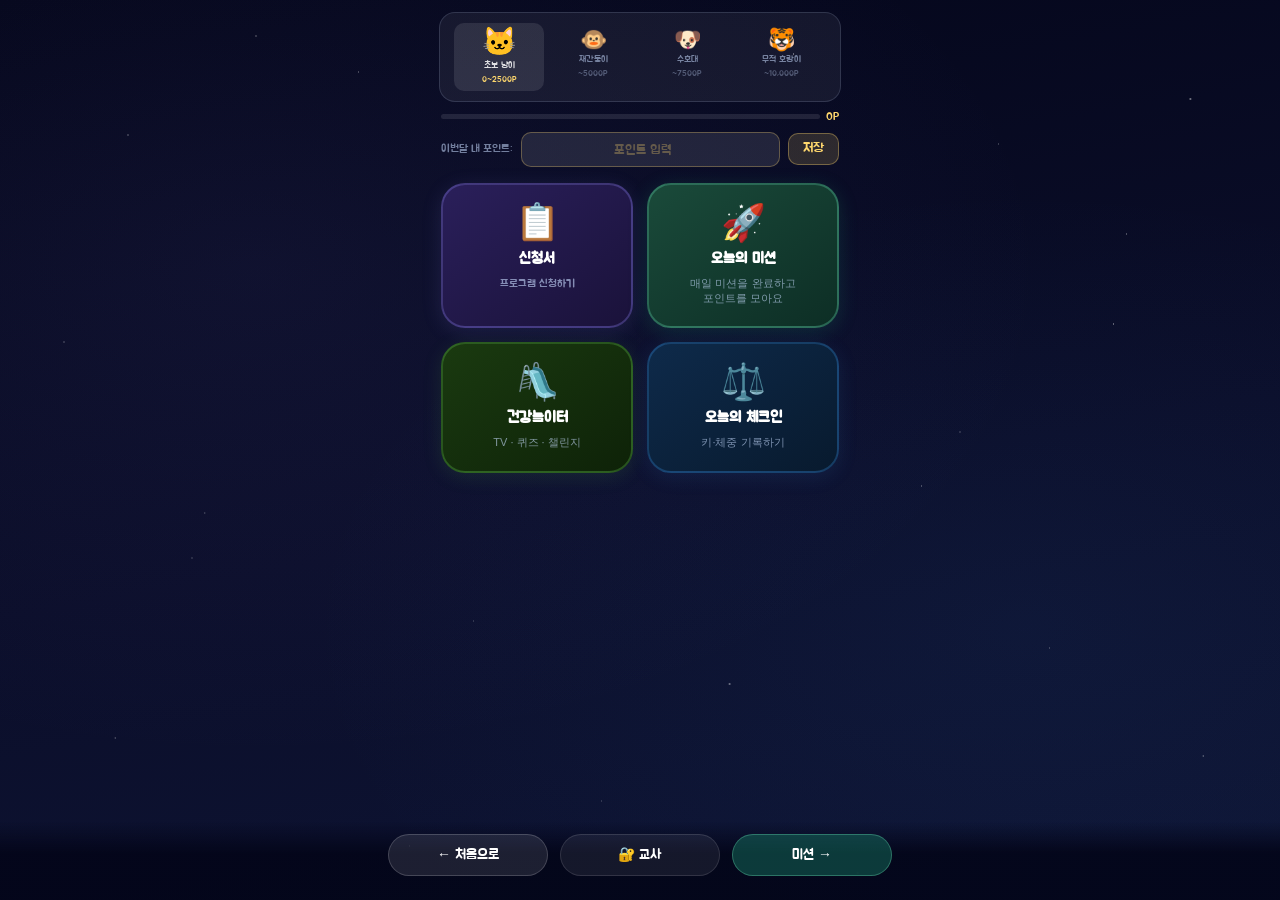
<file: page3.html>
<!DOCTYPE html>
<html lang="ko">
<head>
<meta charset="UTF-8">
<meta name="viewport" content="width=device-width,initial-scale=1,user-scalable=no">
<title>튼튼탐험대</title>
<link href="https://fonts.googleapis.com/css2?family=Jua&display=swap" rel="stylesheet">
<style>
@font-face{font-family:'KH';src:url('https://cdn.jsdelivr.net/gh/projectnoonnu/noonfonts_20-04@1.0/KyoboHand.woff') format('woff');}
:root{--jua:'Jua',sans-serif;--hand:'KH',sans-serif;--green:#1D9E75;--green2:#5DCAA5;--amber:#EF9F27;--blue:#378ADD;--coral:#D85A30;--purple:#7F77DD;}
*,*::before,*::after{margin:0;padding:0;box-sizing:border-box;-webkit-tap-highlight-color:transparent;}
html,body{font-family:var(--jua);background:#04061A;color:#fff;overflow-x:hidden;height:100%;}
.scene{width:100%;min-height:100dvh;position:relative;display:flex;flex-direction:column;align-items:center;background:radial-gradient(ellipse at 20% 30%,rgba(127,119,221,.07),transparent 55%),radial-gradient(ellipse at 80% 70%,rgba(55,138,221,.06),transparent 50%),linear-gradient(170deg,#04061A,#0B0E2A 55%,#0E1535);}
.stars{position:fixed;inset:0;z-index:0;pointer-events:none;background-image:radial-gradient(1px 1px at 10% 15%,rgba(255,255,255,.6),transparent),radial-gradient(1px 1px at 28% 8%,rgba(255,255,255,.5),transparent),radial-gradient(1.5px 1.5px at 45% 22%,rgba(255,255,255,.65),transparent),radial-gradient(1px 1px at 62% 6%,rgba(255,255,255,.75),transparent),radial-gradient(1px 1px at 78% 16%,rgba(255,255,255,.4),transparent),radial-gradient(1.5px 1.5px at 93% 11%,rgba(255,255,255,.6),transparent),radial-gradient(1px 1px at 5% 38%,rgba(255,255,255,.5),transparent),radial-gradient(1px 1px at 52% 42%,rgba(255,255,255,.3),transparent),radial-gradient(1px 1px at 87% 36%,rgba(255,255,255,.7),transparent),radial-gradient(1px 1px at 16% 57%,rgba(255,255,255,.4),transparent),radial-gradient(1px 1px at 72% 54%,rgba(255,255,255,.5),transparent),radial-gradient(1px 1px at 37% 69%,rgba(255,255,255,.3),transparent),radial-gradient(1.5px 1.5px at 57% 76%,rgba(255,255,255,.55),transparent),radial-gradient(1px 1px at 82% 72%,rgba(255,255,255,.4),transparent),radial-gradient(1px 1px at 9% 82%,rgba(255,255,255,.5),transparent),radial-gradient(1px 1px at 47% 89%,rgba(255,255,255,.3),transparent),radial-gradient(1px 1px at 94% 84%,rgba(255,255,255,.6),transparent),radial-gradient(1px 1px at 32% 94%,rgba(255,255,255,.4),transparent),radial-gradient(1.5px 1.5px at 67% 97%,rgba(255,255,255,.5),transparent),radial-gradient(1px 1px at 20% 4%,rgba(255,255,255,.6),transparent),radial-gradient(1px 1px at 42% 30%,rgba(255,255,255,.35),transparent),radial-gradient(1px 1px at 75% 48%,rgba(255,255,255,.45),transparent),radial-gradient(1px 1px at 15% 62%,rgba(255,255,255,.4),transparent),radial-gradient(1px 1px at 88% 26%,rgba(255,255,255,.55),transparent);}

/* ── 레벨 배너 ── */
.level-banner{position:relative;z-index:10;width:100%;max-width:430px;margin-top:12px;padding:0 14px;animation:fadeDown .5s ease both;}
.lv-strip{background:rgba(255,255,255,.06);border:1px solid rgba(200,220,255,.15);border-radius:16px;padding:10px 14px;display:grid;grid-template-columns:repeat(4,1fr);gap:4px;}
.lv-item{display:flex;flex-direction:column;align-items:center;gap:3px;padding:6px 4px;border-radius:10px;transition:background .2s;}
.lv-item.active{background:rgba(255,255,255,.1);}
.lv-emoji{font-size:22px;line-height:1;}
.lv-item.active .lv-emoji{font-size:28px;}
.lv-name{font-size:9px;color:rgba(200,220,255,.55);text-align:center;line-height:1.3;}
.lv-item.active .lv-name{color:rgba(255,255,255,.85);}
.lv-pts{font-size:8px;color:rgba(200,220,255,.35);text-align:center;}
.lv-item.active .lv-pts{color:#FFD86E;}
.lv-bar-wrap{display:flex;align-items:center;gap:6px;margin-top:8px;padding:0 2px;}
.lv-bar-track{flex:1;height:5px;background:rgba(255,255,255,.1);border-radius:3px;overflow:hidden;}
.lv-bar-fill{height:100%;border-radius:3px;background:linear-gradient(90deg,var(--green),var(--green2));transition:width .4s ease;}
.lv-bar-label{font-size:11px;color:#FFD86E;white-space:nowrap;}
/* ── 포인트 직접 입력 ── */
.lv-pts-input-wrap{margin-top:8px;display:flex;align-items:center;gap:8px;padding:0 2px;}
.lv-pts-input-label{font-size:11px;color:rgba(200,220,255,.55);white-space:nowrap;flex-shrink:0;}
.lv-pts-input{flex:1;background:rgba(255,255,255,.1);border:1px solid rgba(255,216,110,.3);border-radius:10px;padding:7px 10px;font-family:var(--jua);font-size:15px;color:#FFD86E;outline:none;text-align:center;min-width:0;}
.lv-pts-input:focus{border-color:rgba(255,216,110,.65);background:rgba(255,255,255,.14);}
.lv-pts-input::placeholder{color:rgba(255,216,110,.3);font-size:13px;}
.lv-pts-save-btn{padding:7px 14px;background:rgba(255,216,110,.15);border:1px solid rgba(255,216,110,.35);border-radius:10px;font-family:var(--jua);font-size:13px;color:#FFD86E;cursor:pointer;white-space:nowrap;transition:.15s;flex-shrink:0;}
.lv-pts-save-btn:active{transform:scale(.95);background:rgba(255,216,110,.25);}

/* ── 메인 레이아웃 ── */
.layout{position:relative;z-index:10;width:100%;max-width:430px;padding:0 16px 100px;flex:1;}
.planet-grid{display:grid;grid-template-columns:1fr 1fr;gap:14px;margin-top:16px;}
.planet-btn{border:none;cursor:pointer;border-radius:24px;padding:20px 14px;display:flex;flex-direction:column;align-items:center;gap:8px;transition:transform .15s,box-shadow .15s;text-decoration:none;}
.planet-btn:active{transform:scale(.95);}
.pb-mission{background:linear-gradient(145deg,#1A4A3A,#0D2E25);border:2px solid rgba(93,202,165,.35);box-shadow:0 4px 20px rgba(29,158,117,.2);}
.pb-apply  {background:linear-gradient(145deg,#2A1F5A,#1A123A);border:2px solid rgba(127,119,221,.35);box-shadow:0 4px 20px rgba(127,119,221,.15);}
.pb-play   {background:linear-gradient(145deg,#1A3A10,#0E2208);border:2px solid rgba(100,200,80,.3);box-shadow:0 4px 20px rgba(100,200,80,.12);}
.pb-bmi    {background:linear-gradient(145deg,#0E2A4A,#081A2E);border:2px solid rgba(55,138,221,.3);box-shadow:0 4px 20px rgba(55,138,221,.12);}
.pb-icon{font-size:36px;line-height:1;}
.pb-label{font-family:var(--jua);font-size:15px;color:#fff;font-weight:700;}
.pb-sub{font-size:11px;color:rgba(200,220,255,.6);text-align:center;line-height:1.4;}

/* ── 네비 ── */
.nav-row{position:fixed;bottom:0;left:0;right:0;z-index:20;display:flex;justify-content:center;gap:12px;padding:12px 20px 24px;background:linear-gradient(to top,rgba(4,6,26,.95) 60%,transparent);}
.nav-btn{flex:1;max-width:160px;display:flex;align-items:center;justify-content:center;gap:5px;background:rgba(255,255,255,.1);border:1px solid rgba(255,255,255,.18);border-radius:100px;padding:11px 0;font-family:var(--jua);font-size:14px;color:#fff;cursor:pointer;transition:transform .15s;}
.nav-btn:active{transform:scale(.95);}
.nav-btn.next{background:rgba(29,158,117,.35);border-color:rgba(93,202,165,.4);}

/* ── 관리자 모달 ── */
.admin-modal-wrap{display:none;position:fixed;inset:0;background:rgba(0,0,0,.6);z-index:1000;align-items:center;justify-content:center;}
.admin-modal-wrap.open{display:flex;}
.admin-modal-box{background:#fff;border-radius:20px;padding:26px 22px 20px;width:280px;text-align:center;}
.admin-modal-icon{font-size:32px;margin-bottom:6px;}
.admin-modal-title{font-size:16px;font-weight:700;color:#1a1a1a;margin-bottom:3px;font-family:var(--jua);}
.admin-modal-sub{font-size:12px;color:#888;margin-bottom:12px;}
.admin-modal-input{width:100%;padding:10px 12px;border:1.5px solid #e0e0e0;border-radius:10px;font-size:16px;text-align:center;color:#1a1a1a;margin-bottom:4px;outline:none;}
.admin-modal-input:focus{border-color:#1D9E75;}
.admin-modal-err{font-size:12px;color:#E24B4A;min-height:16px;margin-bottom:8px;}
.admin-modal-btns{display:flex;gap:8px;}
.admin-modal-cancel{flex:1;padding:10px;border:1.5px solid #e0e0e0;border-radius:10px;background:#f5f5f5;color:#666;font-size:14px;font-weight:600;cursor:pointer;font-family:var(--jua);}
.admin-modal-confirm{flex:1;padding:10px;border:none;border-radius:10px;background:#1D9E75;color:#fff;font-size:14px;font-weight:600;cursor:pointer;font-family:var(--jua);}

/* ── 대시보드 ── */
.dash-panel{position:fixed;inset:0;z-index:500;background:#080C1E;overflow-y:auto;display:none;flex-direction:column;}
.dash-panel.open{display:flex;}
.dash-inner{padding:16px 16px 100px;max-width:480px;margin:0 auto;width:100%;}

/* 헤더 */
.dash-header{display:flex;align-items:center;justify-content:space-between;margin-bottom:14px;}
.dash-title{font-family:var(--hand);font-size:19px;color:#fff;}
.dash-reload-btn{padding:6px 12px;background:rgba(93,202,165,.15);border:1px solid rgba(93,202,165,.3);border-radius:100px;font-size:12px;color:#5DCAA5;cursor:pointer;font-family:var(--jua);}
.dash-reload-btn:active{transform:scale(.95);}
.dash-loading{text-align:center;padding:20px;font-size:13px;color:rgba(200,220,255,.5);font-family:var(--jua);}

/* 검색 */
.dash-search{width:100%;padding:10px 14px;background:rgba(255,255,255,.07);border:1px solid rgba(255,255,255,.12);border-radius:12px;font-size:14px;color:#fff;outline:none;font-family:var(--jua);margin-bottom:12px;}
.dash-search::placeholder{color:rgba(200,220,255,.3);}

/* KPI 카드 */
.kpi-grid{display:grid;grid-template-columns:repeat(3,1fr);gap:8px;margin-bottom:14px;}
.kpi-card{background:rgba(255,255,255,.06);border:1px solid rgba(255,255,255,.08);border-radius:16px;padding:12px 8px;text-align:center;cursor:pointer;transition:.15s;}
.kpi-card:active{transform:scale(.97);}
.kpi-icon{font-size:22px;margin-bottom:4px;}
.kpi-num{font-size:24px;font-weight:700;color:#fff;line-height:1;}
.kpi-label{font-size:10px;color:rgba(200,220,255,.5);margin-top:4px;line-height:1.3;}
.kpi-card.green{border-color:rgba(93,202,165,.25);background:rgba(29,158,117,.1);}
.kpi-card.amber{border-color:rgba(239,159,39,.25);background:rgba(239,159,39,.08);}
.kpi-card.red{border-color:rgba(226,75,74,.25);background:rgba(226,75,74,.08);}

/* 레벨 분포 */
.level-dist-wrap{background:rgba(255,255,255,.05);border:1px solid rgba(255,255,255,.08);border-radius:16px;padding:14px;margin-bottom:14px;}
.level-dist-title{font-size:12px;color:rgba(200,220,255,.55);margin-bottom:10px;font-family:var(--jua);}
.level-dist-bars{display:flex;flex-direction:column;gap:7px;}
.lv-row{display:flex;align-items:center;gap:8px;cursor:pointer;}
.lv-row:active .lv-bar-fill{opacity:.7;}
.lv-row-label{font-size:11px;color:rgba(200,220,255,.7);width:60px;flex-shrink:0;display:flex;align-items:center;gap:4px;}
.lv-bar-bg{flex:1;height:10px;background:rgba(255,255,255,.08);border-radius:5px;overflow:hidden;}
.lv-bar-fill{height:100%;border-radius:5px;transition:width .5s ease;}
.lv-row-count{font-size:11px;color:#FFD86E;width:38px;text-align:right;flex-shrink:0;}

/* 퀵 필터 */
.filter-row{display:flex;gap:6px;flex-wrap:wrap;margin-bottom:10px;}
.filter-btn{padding:6px 12px;background:rgba(255,255,255,.07);border:1px solid rgba(255,255,255,.12);border-radius:100px;font-size:11px;color:rgba(200,220,255,.7);cursor:pointer;font-family:var(--jua);transition:.15s;}
.filter-btn.active{background:rgba(29,158,117,.25);border-color:rgba(93,202,165,.4);color:#fff;}
.filter-btn:active{transform:scale(.95);}

/* 학생 그리드 */
.student-grid{display:flex;flex-direction:column;gap:6px;}
.student-card-item{background:rgba(255,255,255,.05);border:1px solid rgba(255,255,255,.08);border-radius:14px;padding:10px 12px;display:flex;align-items:center;gap:10px;}
.student-status-dot{width:10px;height:10px;border-radius:50%;flex-shrink:0;}
.dot-green{background:#1D9E75;box-shadow:0 0 6px rgba(29,158,117,.6);}
.dot-yellow{background:#EF9F27;box-shadow:0 0 6px rgba(239,159,39,.5);}
.dot-red{background:#E24B4A;box-shadow:0 0 6px rgba(226,75,74,.5);}
.student-info{flex:1;}
.student-name-row{font-size:13px;color:#fff;display:flex;align-items:center;gap:6px;}
.student-num{font-size:10px;color:rgba(200,220,255,.45);}
.student-detail{font-size:10px;color:rgba(200,220,255,.5);margin-top:2px;}
.student-pts{font-size:14px;font-weight:700;color:#FFD86E;flex-shrink:0;}
.student-lv-badge{font-size:9px;padding:2px 7px;border-radius:100px;flex-shrink:0;}
.lv-badge-1{background:rgba(29,158,117,.2);color:#7EECC8;border:1px solid rgba(93,202,165,.25);}
.lv-badge-2{background:rgba(55,138,221,.2);color:#9DCFFF;border:1px solid rgba(55,138,221,.25);}
.lv-badge-3{background:rgba(239,159,39,.2);color:#FFD580;border:1px solid rgba(239,159,39,.25);}
.lv-badge-4{background:rgba(216,90,48,.2);color:#FFB08A;border:1px solid rgba(216,90,48,.25);}
.no-data{text-align:center;padding:20px;font-size:12px;color:rgba(200,220,255,.4);font-family:var(--jua);}

/* 탭 */
.dash-tabs{display:flex;gap:6px;flex-wrap:wrap;margin-bottom:14px;}
.dash-tab{padding:7px 14px;background:rgba(255,255,255,.07);border:1px solid rgba(255,255,255,.12);border-radius:100px;font-size:12px;font-family:var(--jua);color:rgba(200,220,255,.65);cursor:pointer;transition:.15s;}
.dash-tab.active{background:rgba(29,158,117,.3);border-color:rgba(93,202,165,.4);color:#fff;}
.dash-tab-panel{display:none;}
.dash-tab-panel.active{display:block;}
.dash-sec-title{font-size:12px;color:rgba(200,220,255,.5);margin:14px 0 6px;font-family:var(--jua);}

/* 지급/메모/설정 */
.dash-input{width:100%;padding:10px 12px;background:rgba(255,255,255,.08);border:1px solid rgba(255,255,255,.12);border-radius:10px;font-size:14px;color:#fff;margin-bottom:8px;outline:none;font-family:var(--jua);}
.dash-input::placeholder{color:rgba(200,220,255,.3);}
.dash-input:focus{border-color:rgba(93,202,165,.4);}
.dash-grant-row{display:flex;gap:6px;}
.dash-grant-btn{padding:10px 14px;background:linear-gradient(135deg,#1D9E75,#0F6E56);color:#fff;border:none;border-radius:10px;font-size:13px;font-family:var(--jua);cursor:pointer;white-space:nowrap;}
.grant-log{max-height:130px;overflow-y:auto;font-size:11px;color:rgba(200,220,255,.6);font-family:var(--jua);}
.grant-log-item{padding:4px 0;border-bottom:1px solid rgba(255,255,255,.05);}
.dash-memo{width:100%;min-height:110px;background:rgba(255,255,255,.06);border:1px solid rgba(255,255,255,.1);border-radius:12px;padding:10px;font-family:var(--jua);font-size:13px;color:#fff;resize:none;outline:none;}
.memo-save-btn{padding:8px 20px;background:rgba(29,158,117,.25);color:#5DCAA5;border:1px solid rgba(93,202,165,.3);border-radius:10px;font-size:13px;font-family:var(--jua);cursor:pointer;}
.memo-saved-msg{font-size:12px;color:#5DCAA5;}
.checklist-item{display:flex;align-items:center;gap:8px;padding:8px 10px;background:rgba(255,255,255,.04);border-radius:10px;cursor:pointer;font-size:13px;color:rgba(200,220,255,.8);}
.checklist-item input{accent-color:#1D9E75;width:16px;height:16px;}
.dash-danger-btn{width:100%;padding:11px;background:rgba(226,75,74,.2);color:#FF8A88;border:1px solid rgba(226,75,74,.3);border-radius:12px;font-size:13px;font-family:var(--jua);cursor:pointer;margin-top:8px;}
.dash-close-btn{width:100%;padding:12px;background:rgba(255,255,255,.07);color:rgba(200,220,255,.6);border:1px solid rgba(255,255,255,.12);border-radius:14px;font-size:14px;font-family:var(--jua);cursor:pointer;margin-top:16px;}

/* 팝업 */
.popup-wrap{display:none;position:fixed;inset:0;background:rgba(0,0,0,.7);z-index:600;align-items:center;justify-content:center;}
.popup-wrap.open{display:flex;}
.popup-box{width:90%;max-width:360px;background:#0E1535;border:1px solid rgba(200,220,255,.15);border-radius:20px;padding:20px;max-height:80vh;overflow-y:auto;}
.popup-title{font-family:var(--hand);font-size:17px;color:#fff;margin-bottom:12px;}
.popup-list{display:flex;flex-direction:column;gap:6px;}
.popup-item{font-size:13px;color:rgba(200,220,255,.8);padding:8px 10px;background:rgba(255,255,255,.05);border-radius:10px;}
.popup-close{width:100%;padding:10px;background:rgba(255,255,255,.08);border:1px solid rgba(255,255,255,.12);border-radius:12px;font-family:var(--jua);font-size:13px;color:rgba(200,220,255,.7);cursor:pointer;margin-top:12px;}

@keyframes fadeDown{from{opacity:0;transform:translateY(-10px);}to{opacity:1;transform:translateY(0);}}
@keyframes fadeUp{from{opacity:0;transform:translateY(12px);}to{opacity:1;transform:translateY(0);}}
.page-out{animation:pageOut .4s ease forwards!important;}
@keyframes pageOut{to{opacity:0;transform:translateY(-12px);}}
</style>
</head>
<body>
<div class="scene">
<div class="stars"></div>

<!-- 관리자 모달 -->
<div class="admin-modal-wrap" id="admin-modal">
  <div class="admin-modal-box">
    <div class="admin-modal-icon">🔐</div>
    <div class="admin-modal-title">교사 대시보드</div>
    <div class="admin-modal-sub">비밀번호를 입력해 주세요</div>
    <input class="admin-modal-input" id="admin-pw" type="password" placeholder="비밀번호" onkeydown="if(event.key==='Enter')checkAdmin()">
    <div class="admin-modal-err" id="admin-err"></div>
    <div class="admin-modal-btns">
      <button class="admin-modal-cancel" onclick="closeAdminLogin()">취소</button>
      <button class="admin-modal-confirm" onclick="checkAdmin()">확인</button>
    </div>
  </div>
</div>

<!-- 명단 팝업 -->
<div class="popup-wrap" id="popup-wrap">
  <div class="popup-box">
    <div class="popup-title" id="popup-title"></div>
    <div class="popup-list" id="popup-list"></div>
    <button class="popup-close" onclick="closePopup()">✕ 닫기</button>
  </div>
</div>

<!-- 대시보드 패널 -->
<div class="dash-panel" id="dash-panel">
  <div class="dash-inner">

    <!-- 헤더 -->
    <div class="dash-header">
      <div class="dash-title">🛸 교사 대시보드</div>
      <button class="dash-reload-btn" onclick="loadSheetData()">🔄 새로고침</button>
    </div>

    <!-- 탭 -->
    <div class="dash-tabs">
      <button class="dash-tab active" onclick="switchTab('tab-overview',this)">📊 현황</button>
      <button class="dash-tab" onclick="switchTab('tab-grant',this)">🎁 지급</button>
      <button class="dash-tab" onclick="switchTab('tab-memo',this)">📝 메모</button>
      <button class="dash-tab" onclick="switchTab('tab-settings',this)">⚙️ 설정</button>
    </div>

    <!-- 탭1: 현황 (시트 데이터) -->
    <div class="dash-tab-panel active" id="tab-overview">
      <div class="dash-loading" id="dash-loading">🔄 시트에서 데이터 불러오는 중...</div>
      <div id="dash-data-wrap" style="display:none;">

        <!-- 검색 -->
        <input class="dash-search" id="dash-search" placeholder="🔍 학번 또는 이름 검색..." oninput="filterStudents()">

        <!-- KPI -->
        <div class="kpi-grid">
          <div class="kpi-card green" onclick="showPopup('today')">
            <div class="kpi-icon">✅</div>
            <div class="kpi-num" id="kpi-today">0</div>
            <div class="kpi-label">오늘 참여</div>
          </div>
          <div class="kpi-card amber">
            <div class="kpi-icon">👥</div>
            <div class="kpi-num" id="kpi-total">0</div>
            <div class="kpi-label">전체 학생</div>
          </div>
          <div class="kpi-card red" onclick="showPopup('inactive')">
            <div class="kpi-icon">⚠️</div>
            <div class="kpi-num" id="kpi-inactive">0</div>
            <div class="kpi-label">7일 미참여</div>
          </div>
        </div>

        <!-- 레벨 분포 -->
        <div class="level-dist-wrap">
          <div class="level-dist-title">🏆 레벨 분포 (클릭 시 명단)</div>
          <div class="level-dist-bars">
            <div class="lv-row" onclick="showPopup('level',1)">
              <div class="lv-row-label">🐱 1단계</div>
              <div class="lv-bar-bg"><div class="lv-bar-fill" id="lv-bar-1" style="width:0%;background:#5DCAA5;"></div></div>
              <div class="lv-row-count" id="lv-cnt-1">0명</div>
            </div>
            <div class="lv-row" onclick="showPopup('level',2)">
              <div class="lv-row-label">🐵 2단계</div>
              <div class="lv-bar-bg"><div class="lv-bar-fill" id="lv-bar-2" style="width:0%;background:#378ADD;"></div></div>
              <div class="lv-row-count" id="lv-cnt-2">0명</div>
            </div>
            <div class="lv-row" onclick="showPopup('level',3)">
              <div class="lv-row-label">🐶 3단계</div>
              <div class="lv-bar-bg"><div class="lv-bar-fill" id="lv-bar-3" style="width:0%;background:#EF9F27;"></div></div>
              <div class="lv-row-count" id="lv-cnt-3">0명</div>
            </div>
            <div class="lv-row" onclick="showPopup('level',4)">
              <div class="lv-row-label">🐯 4단계</div>
              <div class="lv-bar-bg"><div class="lv-bar-fill" id="lv-bar-4" style="width:0%;background:#D85A30;"></div></div>
              <div class="lv-row-count" id="lv-cnt-4">0명</div>
            </div>
          </div>
        </div>

        <!-- 퀵 필터 -->
        <div class="filter-row">
          <button class="filter-btn active" onclick="setFilter('all',this)">전체</button>
          <button class="filter-btn" onclick="setFilter('today',this)">✅ 오늘 참여</button>
          <button class="filter-btn" onclick="setFilter('inactive',this)">⚠️ 미참여</button>
          <button class="filter-btn" onclick="setFilter('pts',this)">🏆 포인트순</button>
        </div>

        <!-- 학생 그리드 -->
        <div class="student-grid" id="student-grid"></div>
        <div class="no-data" id="no-data" style="display:none;">검색 결과가 없어요</div>
        <div style="font-size:10px;color:rgba(200,220,255,.3);text-align:right;margin-top:8px;font-family:var(--jua);" id="dash-updated"></div>
      </div>
    </div>

    <!-- 탭2: 포인트 지급 -->
    <div class="dash-tab-panel" id="tab-grant">
      <div class="dash-sec-title" style="margin-top:0;">🎁 포인트 수동 지급</div>
      <input class="dash-input" id="grant-name" placeholder="학생 이름 (기록용)">
      <div class="dash-grant-row">
        <input class="dash-input" id="grant-reason" placeholder="사유" style="flex:2;">
        <input class="dash-input" id="grant-pt" type="number" value="5" min="1" style="flex:1;text-align:center;">
        <button class="dash-grant-btn" onclick="grantPoint()">지급</button>
      </div>
      <div class="dash-sec-title">📋 지급 이력</div>
      <div class="grant-log" id="grant-log"></div>
      <button class="dash-danger-btn" style="background:rgba(136,136,136,.15);color:rgba(200,220,255,.5);border-color:rgba(136,136,136,.2);margin-top:8px;" onclick="clearGrantLog()">🗑️ 이력 초기화</button>
    </div>

    <!-- 탭3: 메모 -->
    <div class="dash-tab-panel" id="tab-memo">
      <div class="dash-sec-title" style="margin-top:0;">📝 수업 메모</div>
      <textarea class="dash-memo" id="teacher-memo" placeholder="수업 메모, 학생 관찰 내용 등을 자유롭게 적어보세요."></textarea>
      <div style="display:flex;align-items:center;gap:8px;margin-top:8px;">
        <button class="memo-save-btn" onclick="saveMemo()">저장</button>
        <span class="memo-saved-msg" id="memo-msg"></span>
      </div>
      <div class="dash-sec-title" style="margin-top:14px;">📅 수업 체크리스트</div>
      <div id="checklist-wrap" style="display:flex;flex-direction:column;gap:6px;"></div>
    </div>

    <!-- 탭4: 설정 -->
    <div class="dash-tab-panel" id="tab-settings">
      <div class="dash-sec-title" style="margin-top:0;">🔑 비밀번호 변경</div>
      <div style="display:flex;gap:8px;">
        <input class="dash-input" id="new-pw" type="password" placeholder="새 비밀번호" style="flex:1;">
        <button class="dash-grant-btn" onclick="changePw()" style="background:linear-gradient(135deg,#378ADD,#1a5fa8);">변경</button>
      </div>
      <div id="pw-msg" style="font-size:12px;color:#7ADCC8;margin-top:6px;font-family:var(--jua);min-height:18px;"></div>
      <div class="dash-sec-title" style="margin-top:14px;">🗑️ 데이터 관리</div>
      <button class="dash-danger-btn" onclick="resetAll()">⚠️ 전체 로컬 데이터 초기화</button>
      <div style="font-size:10px;color:rgba(180,195,235,.4);margin-top:6px;font-family:var(--jua);">포인트·BMI·미션 완료 기록이 모두 삭제돼요.</div>
    </div>

    <button class="dash-close-btn" onclick="closeDash()">✕ 닫기</button>
  </div>
</div>

<!-- 레벨 배너 -->
<div class="level-banner">
  <div class="lv-strip">
    <div class="lv-item" id="lv0"><div class="lv-emoji">🐱</div><div class="lv-name">초보 냥이</div><div class="lv-pts">0~2500P</div></div>
    <div class="lv-item" id="lv1"><div class="lv-emoji">🐵</div><div class="lv-name">재간둥이</div><div class="lv-pts">~5000P</div></div>
    <div class="lv-item" id="lv2"><div class="lv-emoji">🐶</div><div class="lv-name">수호대</div><div class="lv-pts">~7500P</div></div>
    <div class="lv-item" id="lv3"><div class="lv-emoji">🐯</div><div class="lv-name">무적 호랑이</div><div class="lv-pts">~10,000P</div></div>
  </div>
  <div class="lv-bar-wrap">
    <div class="lv-bar-track"><div class="lv-bar-fill" id="lv-bar" style="width:0%;"></div></div>
    <div class="lv-bar-label" id="lv-bar-label">0P</div>
  </div>
  <div class="lv-pts-input-wrap">
    <span class="lv-pts-input-label">이번달 내 포인트:</span>
    <input class="lv-pts-input" id="pts-input" type="number" min="0" placeholder="포인트 입력" inputmode="numeric">
    <button class="lv-pts-save-btn" onclick="savePtsInput()">저장</button>
  </div>
</div>

<!-- 메인 레이아웃 -->
<div class="layout">
  <div class="planet-grid">
    <!-- 신청서 (앞으로 이동) -->
    <a href="https://docs.google.com/forms/d/10Hd0DfOwFndrI78kb3JqTVuPSH6wFnBUkieXcYyQ_e4/viewform" target="_blank" class="planet-btn pb-apply">
      <div class="pb-icon">📋</div>
      <div class="pb-label">신청서</div>
      <div class="pb-sub">프로그램 신청하기</div>
    </a>
    <!-- 오늘의 미션 (뒤로 이동) -->
    <button class="planet-btn pb-mission" onclick="goMission()">
      <div class="pb-icon">🚀</div>
      <div class="pb-label">오늘의 미션</div>
      <div class="pb-sub">매일 미션을 완료하고<br>포인트를 모아요</div>
    </button>
    <!-- 건강놀이터 (포인트 모으는 법 → 건강놀이터) -->
    <button class="planet-btn pb-play" onclick="goPlay()">
      <div class="pb-icon">🛝</div>
      <div class="pb-label">건강놀이터</div>
      <div class="pb-sub">TV · 퀴즈 · 챌린지</div>
    </button>
    <!-- BMI 기록 → 오늘의 체크인 -->
    <button class="planet-btn pb-bmi" onclick="goBmi()">
      <div class="pb-icon">⚖️</div>
      <div class="pb-label">오늘의 체크인</div>
      <div class="pb-sub">키·체중 기록하기</div>
    </button>
  </div>
</div>

<!-- 네비 -->
<div class="nav-row">
  <button class="nav-btn" onclick="goPrev()">← 처음으로</button>
  <button class="nav-btn" style="background:rgba(255,255,255,.07);border-color:rgba(255,255,255,.12);" onclick="openAdminLogin()">🔐 교사</button>
  <button class="nav-btn next" onclick="goMission()">미션 →</button>
</div>

</div>
<script>
var LEVELS=[
  {e:'🐱',n:'초보 냥이',max:2500},
  {e:'🐵',n:'재간둥이 원숭이',max:5000},
  {e:'🐶',n:'지구수호대 멍멍이',max:7500},
  {e:'🐯',n:'무적의 호랑이',max:10000}
];
var pts=0;try{pts=parseInt(localStorage.getItem('tuntun_pts')||'0');}catch(e){}
var curLv=pts<=2500?0:pts<=5000?1:pts<=7500?2:3;
function renderLevel(){
  for(var i=0;i<4;i++) document.getElementById('lv'+i).classList.toggle('active',i===curLv);
  var prev=curLv===0?0:LEVELS[curLv-1].max;
  var next=LEVELS[curLv].max===10000?prev+2500:LEVELS[curLv].max;
  var pct=curLv===3?100:Math.min(100,Math.round((pts-prev)/(next-prev)*100));
  document.getElementById('lv-bar').style.width=pct+'%';
  document.getElementById('lv-bar-label').textContent=pts+'P';
  var pi=document.getElementById('pts-input');if(pi&&!pi.value)pi.value=pts||'';
}
renderLevel();
function goPrev(){document.querySelector('.scene').classList.add('page-out');setTimeout(function(){window.location.href='index.html';},400);}
function goMission(){document.querySelector('.scene').classList.add('page-out');setTimeout(function(){window.location.href='page4.html';},400);}
function goPlay(){document.querySelector('.scene').classList.add('page-out');setTimeout(function(){window.location.href='page6.html';},400);}
function goBmi(){document.querySelector('.scene').classList.add('page-out');setTimeout(function(){window.location.href='page6_5.html';},400);}
var ADMIN_PW_KEY='tuntun_admin_pw';
function getAdminPw(){return localStorage.getItem(ADMIN_PW_KEY)||'1234';}
function openAdminLogin(){document.getElementById('admin-modal').classList.add('open');document.getElementById('admin-pw').value='';document.getElementById('admin-err').textContent='';setTimeout(function(){document.getElementById('admin-pw').focus();},100);}
function closeAdminLogin(){document.getElementById('admin-modal').classList.remove('open');}
function checkAdmin(){var pw=document.getElementById('admin-pw').value;if(pw===getAdminPw()){closeAdminLogin();openDash();}else{document.getElementById('admin-err').textContent='❌ 비밀번호가 틀렸어요';document.getElementById('admin-pw').value='';document.getElementById('admin-pw').focus();}}
function changePw(){var v=document.getElementById('new-pw').value.trim();if(!v){document.getElementById('pw-msg').textContent='비밀번호를 입력해 주세요';return;}localStorage.setItem(ADMIN_PW_KEY,v);document.getElementById('pw-msg').textContent='✅ 변경 완료!';document.getElementById('new-pw').value='';}
/* ══════════════════════════
   대시보드 - 시트 연동 버전
══════════════════════════ */
var SHEETS_URL='https://script.google.com/macros/s/AKfycbxuPRfpmLenfWFWbEB7CMxzrjpZKB-at-mbntUGUyJj1PmD-MKIltp0yMeaUaRWYSPT/exec';
var allStudents=[];
var curFilter='all';

function openDash(){
  document.getElementById('dash-panel').classList.add('open');
  loadMemo();
  renderChecklist();
  renderGrantLog();
  loadSheetData();
}
function closeDash(){document.getElementById('dash-panel').classList.remove('open');}

function switchTab(id,el){
  document.querySelectorAll('.dash-tab-panel').forEach(function(p){p.classList.remove('active');});
  document.querySelectorAll('.dash-tab').forEach(function(t){t.classList.remove('active');});
  document.getElementById(id).classList.add('active');
  if(el)el.classList.add('active');
}

/* ── 시트 데이터 불러오기 ── */
function loadSheetData(){
  document.getElementById('dash-loading').style.display='block';
  document.getElementById('dash-data-wrap').style.display='none';
  fetch(SHEETS_URL+'?action=dashboard')
    .then(function(r){return r.json();})
    .then(function(data){
      if(data.status!=='ok') throw new Error(data.msg||'오류');
      allStudents=data.students||[];
      renderKPI(data);
      renderLevelDist(data.levelDist, allStudents.length);
      renderStudentGrid(allStudents);
      if(data.updatedAt) document.getElementById('dash-updated').textContent='업데이트: '+data.updatedAt;
      document.getElementById('dash-loading').style.display='none';
      document.getElementById('dash-data-wrap').style.display='block';
    })
    .catch(function(err){
      document.getElementById('dash-loading').textContent='❌ 불러오기 실패. 시트 배포를 확인해 주세요.';
    });
}

/* ── KPI ── */
function renderKPI(data){
  document.getElementById('kpi-today').textContent=data.todayCount||0;
  document.getElementById('kpi-total').textContent=data.total||0;
  document.getElementById('kpi-inactive').textContent=data.inactiveCount||0;
}

/* ── 레벨 분포 막대 ── */
function renderLevelDist(dist, total){
  [1,2,3,4].forEach(function(lv){
    var cnt=dist[lv]||0;
    var pct=total>0?Math.round(cnt/total*100):0;
    document.getElementById('lv-bar-'+lv).style.width=pct+'%';
    document.getElementById('lv-cnt-'+lv).textContent=cnt+'명';
  });
}

/* ── 학생 그리드 ── */
function renderStudentGrid(list){
  var grid=document.getElementById('student-grid');
  var noData=document.getElementById('no-data');
  var q=(document.getElementById('dash-search').value||'').trim();

  var filtered=list.filter(function(s){
    if(q && s.num.indexOf(q)<0 && s.name.indexOf(q)<0) return false;
    if(curFilter==='today')    return s.todayDone;
    if(curFilter==='inactive') return s.inactive;
    return true;
  });

  if(curFilter==='pts') filtered.sort(function(a,b){return b.totalPts-a.totalPts;});

  if(!filtered.length){grid.innerHTML='';noData.style.display='block';return;}
  noData.style.display='none';

  var lvEmoji=['','🐱','🐵','🐶','🐯'];
  grid.innerHTML=filtered.map(function(s){
    var dotCls=s.todayDone?'dot-green':s.inactive?'dot-red':'dot-yellow';
    var badgeCls='lv-badge-'+s.level;
    var lastTxt=s.lastDate?s.lastDate.substring(5)+'일 마지막':'기록 없음';
    return '<div class="student-card-item">'+
      '<div class="student-status-dot '+dotCls+'"></div>'+
      '<div class="student-info">'+
        '<div class="student-name-row">'+s.name+' <span class="student-num">'+s.num+'</span></div>'+
        '<div class="student-detail">'+lastTxt+(s.bmi?' · BMI '+s.bmi:'')+'</div>'+
      '</div>'+
      '<span class="student-lv-badge '+badgeCls+'">'+lvEmoji[s.level]+' '+s.level+'단계</span>'+
      '<div class="student-pts">'+s.totalPts+'P</div>'+
    '</div>';
  }).join('');
}

function filterStudents(){renderStudentGrid(allStudents);}
function setFilter(f,el){
  curFilter=f;
  document.querySelectorAll('.filter-btn').forEach(function(b){b.classList.remove('active');});
  if(el)el.classList.add('active');
  renderStudentGrid(allStudents);
}

/* ── 팝업 ── */
function showPopup(type, level){
  var title='';var list=[];
  if(type==='today'){
    title='✅ 오늘 참여한 학생';
    list=allStudents.filter(function(s){return s.todayDone;});
  } else if(type==='inactive'){
    title='⚠️ 7일 이상 미참여 학생';
    list=allStudents.filter(function(s){return s.inactive;});
  } else if(type==='level'){
    var emoji=['','🐱','🐵','🐶','🐯'];
    title=emoji[level]+' '+level+'단계 학생';
    list=allStudents.filter(function(s){return s.level===level;});
  }
  document.getElementById('popup-title').textContent=title+' ('+list.length+'명)';
  document.getElementById('popup-list').innerHTML=list.length
    ? list.map(function(s){return '<div class="popup-item">'+s.name+' <span style="color:rgba(200,220,255,.45);font-size:11px;">'+s.num+'</span> · '+s.totalPts+'P</div>';}).join('')
    : '<div class="popup-item" style="color:rgba(200,220,255,.4);">해당 학생 없음</div>';
  document.getElementById('popup-wrap').classList.add('open');
}
function closePopup(){document.getElementById('popup-wrap').classList.remove('open');}

/* ── 포인트 지급 ── */
function grantPoint(){
  var name=document.getElementById('grant-name').value||'미입력';
  var reason=document.getElementById('grant-reason').value||'수동 지급';
  var pt=parseInt(document.getElementById('grant-pt').value)||5;

  /* 누적 포인트에 합산 */
  var cur=parseInt(localStorage.getItem('tuntun_pts')||'0');
  localStorage.setItem('tuntun_pts',cur+pt);

  /* 이번달 월간 포인트에도 합산 */
  var now=new Date();
  var curMonth=now.getFullYear()+'-'+(now.getMonth()+1);
  var savedMonth=localStorage.getItem('tuntun_monthly_month')||'';
  var monthly=savedMonth===curMonth?parseInt(localStorage.getItem('tuntun_monthly_pts')||'0'):0;
  monthly+=pt;
  localStorage.setItem('tuntun_monthly_pts',monthly);
  localStorage.setItem('tuntun_monthly_month',curMonth);

  /* 지급 이력 저장 */
  var log=[];try{log=JSON.parse(localStorage.getItem('tuntun_grant_log')||'[]');}catch(e){}
  log.unshift({name:name,reason:reason,pt:pt,time:(now.getMonth()+1)+'/'+now.getDate()+' '+now.getHours()+':'+String(now.getMinutes()).padStart(2,'0')});
  localStorage.setItem('tuntun_grant_log',JSON.stringify(log.slice(0,50)));
  renderGrantLog();
  alert('✅ '+pt+'P 지급 완료! (이번달 누적: '+monthly+'P)');
}
function renderGrantLog(){
  var log=[];try{log=JSON.parse(localStorage.getItem('tuntun_grant_log')||'[]');}catch(e){}
  document.getElementById('grant-log').innerHTML=log.map(function(l){return '<div class="grant-log-item">'+l.time+' | '+l.name+' | '+l.reason+' | +'+l.pt+'P</div>';}).join('');
}
function clearGrantLog(){if(!confirm('지급 이력을 초기화할까요?'))return;localStorage.removeItem('tuntun_grant_log');renderGrantLog();}

/* ── 메모/체크리스트 ── */
function saveMemo(){localStorage.setItem('tuntun_memo',document.getElementById('teacher-memo').value);document.getElementById('memo-msg').textContent='✅ 저장됨';setTimeout(function(){document.getElementById('memo-msg').textContent='';},2000);}
function loadMemo(){document.getElementById('teacher-memo').value=localStorage.getItem('tuntun_memo')||'';}
function renderChecklist(){
  var items=['미션 안내 완료','인증 확인','포인트 지급 완료','다음 수업 준비'];
  var wrap=document.getElementById('checklist-wrap');
  var saved={};try{saved=JSON.parse(localStorage.getItem('tuntun_checklist')||'{}');}catch(e){}
  wrap.innerHTML=items.map(function(item,i){return '<div class="checklist-item"><input type="checkbox" id="ck'+i+'" '+(saved[i]?'checked':'')+' onchange="saveCk('+i+',this.checked)"> <label for="ck'+i+'">'+item+'</label></div>';}).join('');
}
function saveCk(i,v){var saved={};try{saved=JSON.parse(localStorage.getItem('tuntun_checklist')||'{}');}catch(e){}saved[i]=v;localStorage.setItem('tuntun_checklist',JSON.stringify(saved));}

/* ── 설정 ── */
function changePw(){var v=document.getElementById('new-pw').value.trim();if(!v){document.getElementById('pw-msg').textContent='비밀번호를 입력해 주세요';return;}localStorage.setItem(ADMIN_PW_KEY,v);document.getElementById('pw-msg').textContent='✅ 변경 완료!';document.getElementById('new-pw').value='';}
function resetAll(){if(!confirm('⚠️ 모든 데이터를 초기화할까요?'))return;['tuntun_pts','tuntun_missions_daily','tuntun_body_records_v2','tuntun_grant_log','tuntun_memo'].forEach(function(k){localStorage.removeItem(k);});alert('초기화 완료!');closeDash();}
var lt=0;document.addEventListener('touchend',function(e){var n=Date.now();if(n-lt<300)e.preventDefault();lt=n;},{passive:false});
</script>
</body>
</html>
</file>
